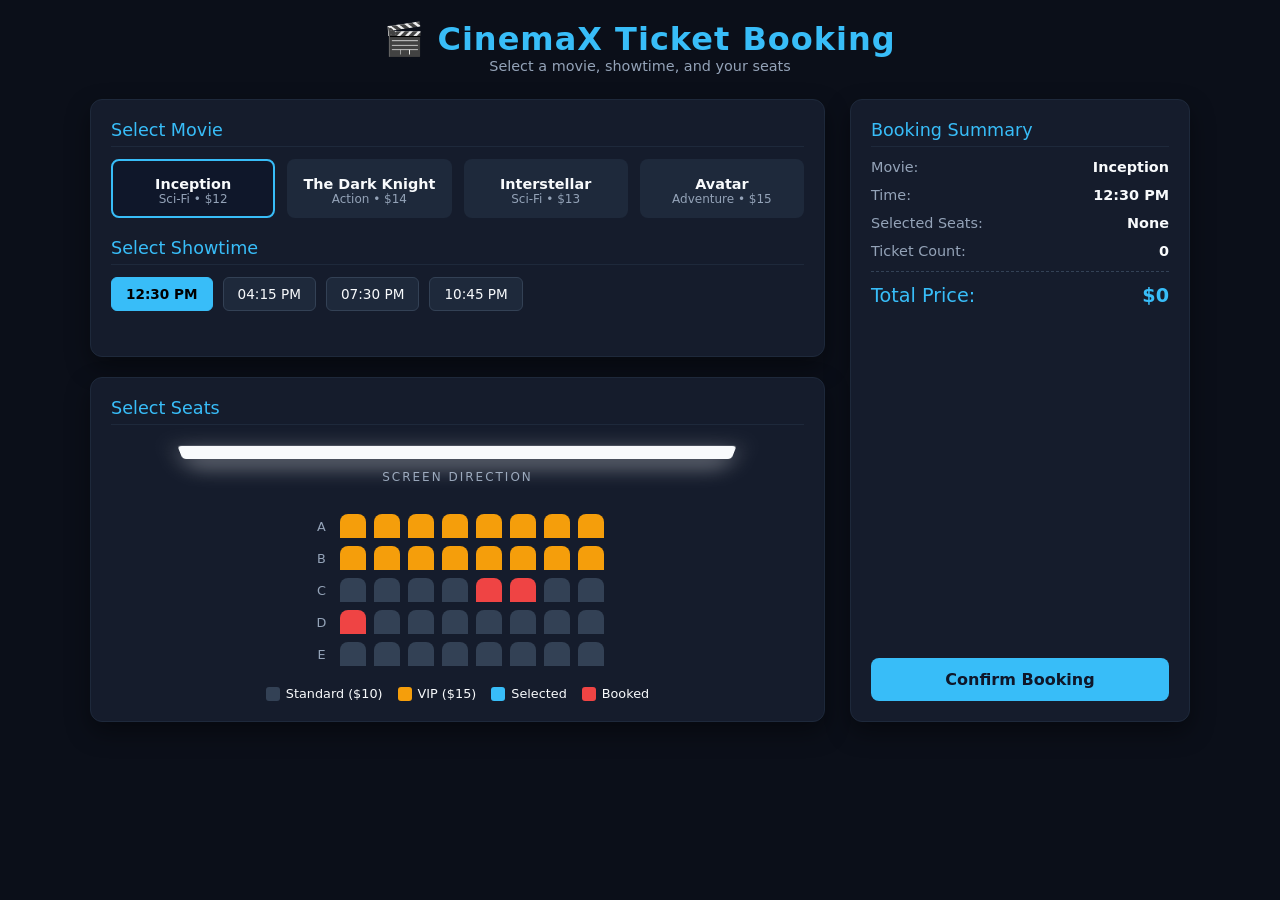
<file: index.html>
<!DOCTYPE html>
<html lang="en">
<head>
  <meta charset="UTF-8">
  <meta name="viewport" content="width=device-width, initial-scale=1.0">
  <title>CinemaX - Movie Ticket Booking</title>
  <style>
    :root {
      --bg-color: #0b0f19;
      --card-bg: #151c2c;
      --accent-color: #38bdf8;
      --accent-hover: #0284c7;
      --text-main: #f8fafc;
      --text-muted: #94a3b8;
      --seat-avail: #334155;
      --seat-selected: #38bdf8;
      --seat-booked: #ef4444;
      --seat-vip: #f59e0b;
    }

    * {
      box-sizing: border-box;
      margin: 0;
      padding: 0;
      font-family: 'Segoe UI', system-ui, -apple-system, sans-serif;
    }

    body {
      background-color: var(--bg-color);
      color: var(--text-main);
      min-height: 100vh;
      display: flex;
      flex-direction: column;
      align-items: center;
      padding: 20px;
    }

    header {
      text-align: center;
      margin-bottom: 25px;
    }

    header h1 {
      font-size: 2rem;
      color: var(--accent-color);
      letter-spacing: 1px;
    }

    .main-container {
      display: grid;
      grid-template-columns: 1fr 340px;
      gap: 25px;
      max-width: 1100px;
      width: 100%;
    }

    @media (max-width: 850px) {
      .main-container {
        grid-template-columns: 1fr;
      }
    }

    .card {
      background: var(--card-bg);
      border-radius: 12px;
      padding: 20px;
      box-shadow: 0 10px 25px rgba(0,0,0,0.4);
      border: 1px solid #1e293b;
    }

    /* Section Headers */
    .section-title {
      font-size: 1.1rem;
      margin-bottom: 12px;
      color: var(--accent-color);
      border-bottom: 1px solid #1e293b;
      padding-bottom: 6px;
    }

    /* Movie Selector */
    .movies-grid {
      display: grid;
      grid-template-columns: repeat(auto-fit, minmax(130px, 1fr));
      gap: 12px;
      margin-bottom: 20px;
    }

    .movie-card {
      background: #1e293b;
      border-radius: 8px;
      padding: 10px;
      text-align: center;
      cursor: pointer;
      border: 2px solid transparent;
      transition: all 0.2s;
    }

    .movie-card:hover {
      border-color: #475569;
    }

    .movie-card.active {
      border-color: var(--accent-color);
      background: #0f172a;
    }

    .movie-card h4 {
      font-size: 0.9rem;
      margin-top: 5px;
    }

    .movie-card p {
      font-size: 0.75rem;
      color: var(--text-muted);
    }

    /* Showtime Buttons */
    .time-selector {
      display: flex;
      gap: 10px;
      margin-bottom: 25px;
      flex-wrap: wrap;
    }

    .time-btn {
      background: #1e293b;
      color: var(--text-main);
      border: 1px solid #334155;
      padding: 8px 14px;
      border-radius: 6px;
      cursor: pointer;
      font-size: 0.85rem;
    }

    .time-btn.active {
      background: var(--accent-color);
      color: #000;
      font-weight: bold;
      border-color: var(--accent-color);
    }

    /* Curved Cinema Screen */
    .screen-container {
      perspective: 400px;
      margin: 20px 0 30px 0;
      text-align: center;
    }

    .screen {
      background: #f8fafc;
      height: 15px;
      width: 80%;
      margin: 0 auto;
      transform: rotateX(-30deg);
      box-shadow: 0 8px 25px rgba(248, 250, 252, 0.5);
      border-radius: 4px;
    }

    .screen-text {
      font-size: 0.75rem;
      color: var(--text-muted);
      margin-top: 10px;
      letter-spacing: 2px;
      text-transform: uppercase;
    }

    /* Seat Grid */
    .seat-map {
      display: flex;
      flex-direction: column;
      align-items: center;
      gap: 8px;
    }

    .row {
      display: flex;
      align-items: center;
      gap: 8px;
    }

    .row-label {
      font-size: 0.8rem;
      color: var(--text-muted);
      width: 20px;
      text-align: center;
    }

    .seat {
      width: 26px;
      height: 24px;
      background-color: var(--seat-avail);
      border-top-left-radius: 8px;
      border-top-right-radius: 8px;
      cursor: pointer;
      transition: transform 0.15s, background-color 0.15s;
    }

    .seat:hover:not(.booked) {
      transform: scale(1.15);
    }

    .seat.selected {
      background-color: var(--seat-selected);
    }

    .seat.booked {
      background-color: var(--seat-booked);
      cursor: not-allowed;
    }

    .seat.vip {
      background-color: var(--seat-vip);
    }

    .seat-legend {
      display: flex;
      justify-content: center;
      gap: 15px;
      margin-top: 20px;
      font-size: 0.8rem;
      flex-wrap: wrap;
    }

    .legend-item {
      display: flex;
      align-items: center;
      gap: 6px;
    }

    .legend-box {
      width: 14px;
      height: 14px;
      border-radius: 3px;
    }

    /* Summary Sidebar */
    .summary-card {
      display: flex;
      flex-direction: column;
      justify-content: space-between;
    }

    .summary-item {
      display: flex;
      justify-content: space-between;
      margin-bottom: 12px;
      font-size: 0.9rem;
    }

    .summary-item span:last-child {
      font-weight: 600;
    }

    .total-price {
      font-size: 1.2rem;
      color: var(--accent-color);
      border-top: 1px dashed #334155;
      padding-top: 12px;
      margin-top: 10px;
    }

    .checkout-btn {
      width: 100%;
      background: var(--accent-color);
      color: #0f172a;
      border: none;
      padding: 12px;
      font-weight: bold;
      border-radius: 8px;
      cursor: pointer;
      font-size: 1rem;
      margin-top: 15px;
      transition: background 0.2s;
    }

    .checkout-btn:hover {
      background: var(--accent-hover);
    }

    /* Digital Ticket Modal */
    .modal {
      display: none;
      position: fixed;
      inset: 0;
      background: rgba(0,0,0,0.8);
      align-items: center;
      justify-content: center;
      padding: 20px;
      z-index: 100;
    }

    .modal-content {
      background: var(--card-bg);
      border-radius: 12px;
      max-width: 420px;
      width: 100%;
      padding: 25px;
      border: 1px solid var(--accent-color);
      text-align: center;
    }

    .ticket-qr {
      background: #fff;
      color: #000;
      padding: 15px;
      border-radius: 8px;
      margin: 15px 0;
      font-family: monospace;
      font-size: 1.1rem;
      letter-spacing: 4px;
    }

    .close-btn {
      background: #334155;
      color: #fff;
      border: none;
      padding: 8px 16px;
      border-radius: 6px;
      cursor: pointer;
      margin-top: 10px;
    }
  </style>
</head>
<body>

  <header>
    <h1>🎬 CinemaX Ticket Booking</h1>
    <p style="color: var(--text-muted); font-size: 0.9rem;">Select a movie, showtime, and your seats</p>
  </header>

  <div class="main-container">
    <!-- Left Column: Movies & Seating Map -->
    <div>
      <div class="card" style="margin-bottom: 20px;">
        <div class="section-title">Select Movie</div>
        <div class="movies-grid" id="moviesContainer"></div>

        <div class="section-title">Select Showtime</div>
        <div class="time-selector" id="timeContainer">
          <button class="time-btn active">12:30 PM</button>
          <button class="time-btn">04:15 PM</button>
          <button class="time-btn">07:30 PM</button>
          <button class="time-btn">10:45 PM</button>
        </div>
      </div>

      <div class="card">
        <div class="section-title">Select Seats</div>
        
        <div class="screen-container">
          <div class="screen"></div>
          <div class="screen-text">Screen Direction</div>
        </div>

        <div class="seat-map" id="seatMap"></div>

        <div class="seat-legend">
          <div class="legend-item"><div class="legend-box" style="background:var(--seat-avail)"></div> Standard ($10)</div>
          <div class="legend-item"><div class="legend-box" style="background:var(--seat-vip)"></div> VIP ($15)</div>
          <div class="legend-item"><div class="legend-box" style="background:var(--seat-selected)"></div> Selected</div>
          <div class="legend-item"><div class="legend-box" style="background:var(--seat-booked)"></div> Booked</div>
        </div>
      </div>
    </div>

    <!-- Right Column: Live Booking Summary -->
    <div class="card summary-card">
      <div>
        <div class="section-title">Booking Summary</div>
        
        <div class="summary-item">
          <span style="color:var(--text-muted)">Movie:</span>
          <span id="sumMovie">-</span>
        </div>
        <div class="summary-item">
          <span style="color:var(--text-muted)">Time:</span>
          <span id="sumTime">12:30 PM</span>
        </div>
        <div class="summary-item">
          <span style="color:var(--text-muted)">Selected Seats:</span>
          <span id="sumSeats">None</span>
        </div>
        <div class="summary-item">
          <span style="color:var(--text-muted)">Ticket Count:</span>
          <span id="sumCount">0</span>
        </div>
        <div class="summary-item total-price">
          <span>Total Price:</span>
          <span id="sumTotal">$0</span>
        </div>
      </div>

      <div>
        <button class="checkout-btn" id="checkoutBtn" onclick="openCheckout()">Confirm Booking</button>
      </div>
    </div>
  </div>

  <!-- Confirmation Receipt Modal -->
  <div class="modal" id="ticketModal">
    <div class="modal-content">
      <h2 style="color: var(--accent-color);">🎟️ Booking Confirmed!</h2>
      <p style="font-size: 0.9rem; color: var(--text-muted); margin-top: 5px;">Present this digital ticket at entry.</p>
      
      <div style="text-align: left; margin-top: 15px; font-size: 0.9rem;">
        <p style="margin-bottom:5px;"><strong>Movie:</strong> <span id="ticketMovie"></span></p>
        <p style="margin-bottom:5px;"><strong>Showtime:</strong> <span id="ticketTime"></span></p>
        <p style="margin-bottom:5px;"><strong>Seats:</strong> <span id="ticketSeats"></span></p>
        <p style="margin-bottom:5px;"><strong>Total Paid:</strong> <span id="ticketPrice"></span></p>
      </div>

      <div class="ticket-qr" id="ticketCode">CX-98421</div>

      <button class="close-btn" onclick="closeModal()">Close & Book Again</button>
    </div>
  </div>

  <script>
    const movies = [
      { id: 1, title: 'Inception', genre: 'Sci-Fi', price: 12 },
      { id: 2, title: 'The Dark Knight', genre: 'Action', price: 14 },
      { id: 3, title: 'Interstellar', genre: 'Sci-Fi', price: 13 },
      { id: 4, title: 'Avatar', genre: 'Adventure', price: 15 }
    ];

    const rows = ['A', 'B', 'C', 'D', 'E'];
    const seatsPerRow = 8;
    const bookedSeatsSet = new Set(['A3', 'A4', 'C5', 'C6', 'D1']);

    let currentMovie = movies[0];
    let currentTime = '12:30 PM';
    let selectedSeats = new Set();

    // Render Movies Grid
    const moviesContainer = document.getElementById('moviesContainer');
    movies.forEach((m, idx) => {
      const card = document.createElement('div');
      card.className = `movie-card ${idx === 0 ? 'active' : ''}`;
      card.innerHTML = `<h4>${m.title}</h4><p>${m.genre} • $${m.price}</p>`;
      card.onclick = () => {
        document.querySelectorAll('.movie-card').forEach(c => c.classList.remove('active'));
        card.classList.add('active');
        currentMovie = m;
        updateSummary();
      };
      moviesContainer.appendChild(card);
    });

    // Render Time Options
    const timeBtns = document.querySelectorAll('.time-btn');
    timeBtns.forEach(btn => {
      btn.onclick = () => {
        timeBtns.forEach(b => b.classList.remove('active'));
        btn.classList.add('active');
        currentTime = btn.innerText;
        updateSummary();
      };
    });

    // Render Seating Layout
    const seatMap = document.getElementById('seatMap');
    rows.forEach(r => {
      const rowDiv = document.createElement('div');
      rowDiv.className = 'row';

      const label = document.createElement('div');
      label.className = 'row-label';
      label.innerText = r;
      rowDiv.appendChild(label);

      for (let i = 1; i <= seatsPerRow; i++) {
        const seatId = `${r}${i}`;
        const seat = document.createElement('div');
        seat.className = 'seat';
        
        // Rows A & B designated as VIP
        if (r === 'A' || r === 'B') seat.classList.add('vip');

        if (bookedSeatsSet.has(seatId)) {
          seat.classList.add('booked');
        } else {
          seat.onclick = () => toggleSeat(seat, seatId);
        }

        rowDiv.appendChild(seat);
      }
      seatMap.appendChild(rowDiv);
    });

    function toggleSeat(element, seatId) {
      if (selectedSeats.has(seatId)) {
        selectedSeats.delete(seatId);
        element.classList.remove('selected');
      } else {
        selectedSeats.add(seatId);
        element.classList.add('selected');
      }
      updateSummary();
    }

    function calculateTotal() {
      let total = 0;
      selectedSeats.forEach(seatId => {
        const row = seatId[0];
        const isVip = row === 'A' || row === 'B';
        total += currentMovie.price + (isVip ? 5 : 0);
      });
      return total;
    }

    function updateSummary() {
      document.getElementById('sumMovie').innerText = currentMovie.title;
      document.getElementById('sumTime').innerText = currentTime;
      document.getElementById('sumSeats').innerText = selectedSeats.size > 0 ? Array.from(selectedSeats).join(', ') : 'None';
      document.getElementById('sumCount').innerText = selectedSeats.size;
      document.getElementById('sumTotal').innerText = `$${calculateTotal()}`;
    }

    function openCheckout() {
      if (selectedSeats.size === 0) {
        alert('Please select at least one seat before booking!');
        return;
      }
      document.getElementById('ticketMovie').innerText = currentMovie.title;
      document.getElementById('ticketTime').innerText = currentTime;
      document.getElementById('ticketSeats').innerText = Array.from(selectedSeats).join(', ');
      document.getElementById('ticketPrice').innerText = `$${calculateTotal()}`;
      document.getElementById('ticketCode').innerText = `CX-${Math.floor(10000 + Math.random() * 90000)}`;
      document.getElementById('ticketModal').style.display = 'flex';
    }

    function closeModal() {
      // Save newly booked seats so they show as occupied
      selectedSeats.forEach(seatId => bookedSeatsSet.add(seatId));
      document.querySelectorAll('.seat.selected').forEach(el => {
        el.classList.remove('selected');
        el.classList.add('booked');
        el.onclick = null;
      });

      selectedSeats.clear();
      updateSummary();
      document.getElementById('ticketModal').style.display = 'none';
    }

    updateSummary();
  </script>
</body>
</html>
</file>
